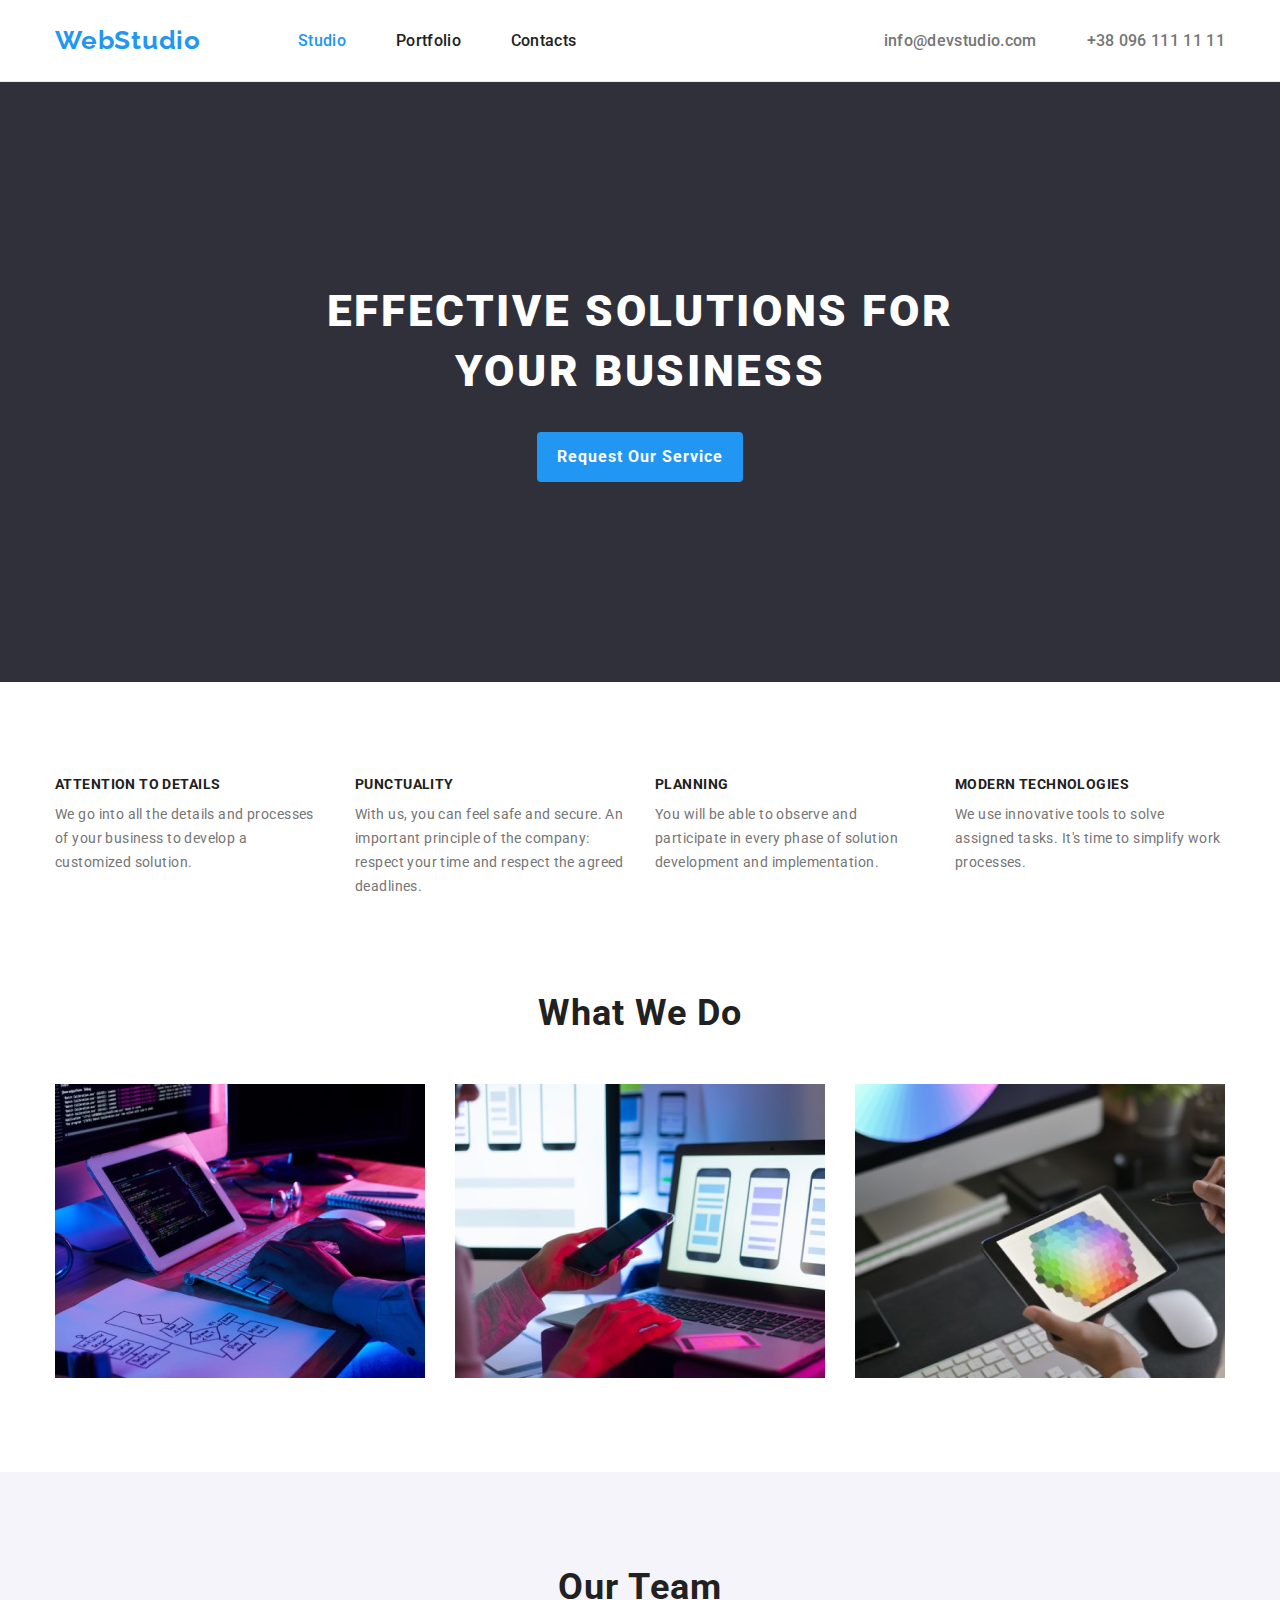
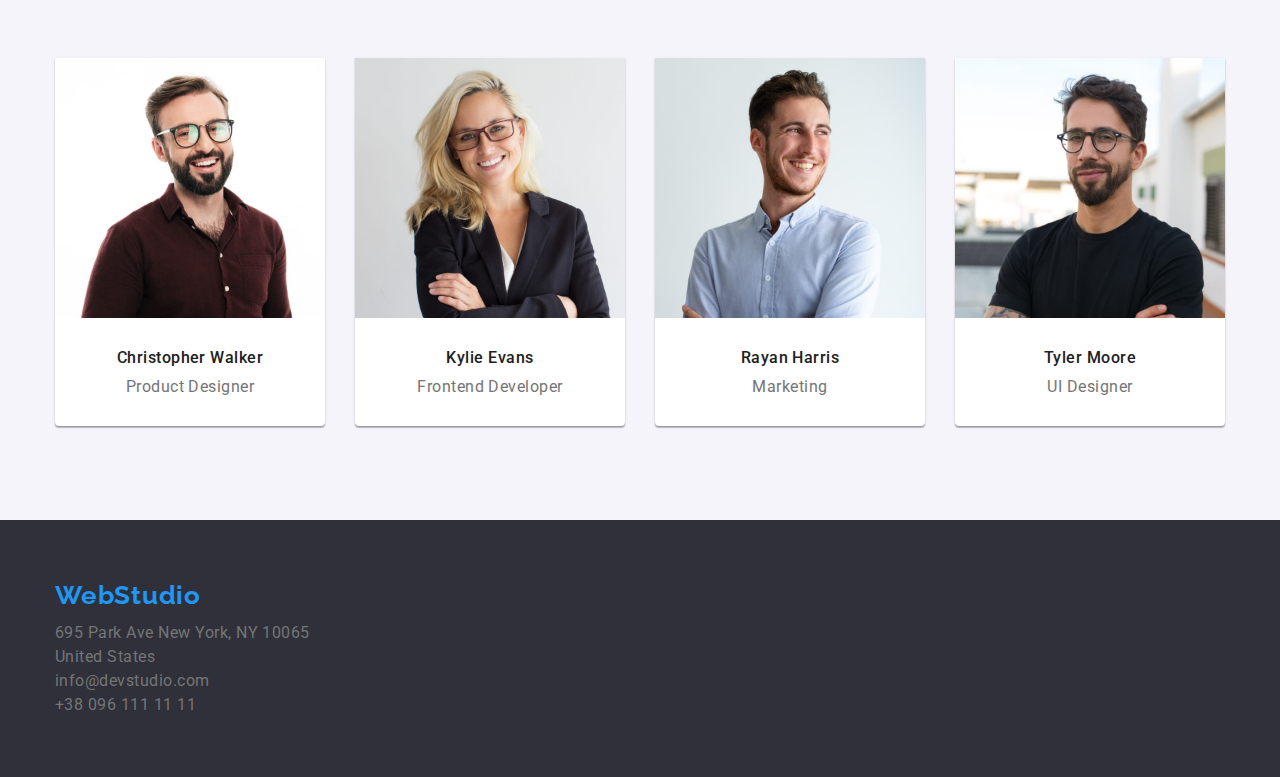
<file: index.html>
<!DOCTYPE html>
<html lang="en">

<head>
    <meta name="WebStudio" content="Effective Sollutions for your Business" />
    <meta charset="UTF-8" />
    <meta http-equiv="X-UA-Compatible" content="IE=edge" />
    <meta name="viewport" content="width=device-width, initial-scale=1.0" />
    <link rel="stylesheet" href="https://cdnjs.cloudflare.com/ajax/libs/modern-normalize/1.0.0/modern-normalize.min.css" />
    <link rel="preconnect" href="https://fonts.googleapis.com" />
    <link rel="preconnect" href="https://fonts.gstatic.com" crossorigin>
    <link href="https://fonts.googleapis.com/css2?family=Raleway:wght@700&family=Roboto:wght@400;500;700;900&display=swap"
        rel="stylesheet" />
    <link rel="stylesheet" href="./css/styles.css"/>
    <title>Effective Solutions for your Business</title>
</head>

<body>

    <header class="header">
        <div class="container nav-container">
            <nav class="navbar-list">
                <a  class="logo" 
                    href="index.html">WebStudio
                </a>
                <ul class="navbar list">
                    <li class="navbar-item"> 
                        <a class="navbar-contact-link current-link" 
                          href="./index.html">Studio
                        </a>
                    </li>
                    <li class="navbar-item"> 
                        <a class="navbar-contact-link" 
                          href="./portfolio.html">Portfolio
                        </a>
                    </li>
                    <li class="navbar-item"> 
                      <a class="navbar-contact-link" href="#">Contacts</a>
                    </li>
                </ul>
            </nav>

            <ul class="nav-contacts list">
                <li class="header-contact-item"> 
                  <a class="header-contact-link" 
                    href="mailto:info@devstudio.com">info@devstudio.com
                  </a>
                </li>
                <li class="header-contact-item">
                  <a class="header-contact-link" 
                    href="tel:+38 096 111 11 11"> +38 096 111 11 11
                  </a>
                </li>
            </ul>
        </div>
    </header>

    <main>
        <section class="hero section">
            <div class="container hero-container">
                <h1 class="hero-heading">Effective Solutions For <br>Your Business</h1>
                <button class="hero-button" type="button">Request Our Service</button>
            </div>
        </section>

        <section class="section">
            <div class="container group-container">
                <ul class="group-list list">
                    <li class="group-item">
                        <h3 class="group-heading">ATTENTION TO DETAILS</h3>
                        <p class="group-detail">We go into all the details and processes of your business to develop a customized solution.
                        </p>
                    </li>
                    <li class="group-item">
                        <h3 class="group-heading">PUNCTUALITY</h3>
                        <p class="group-detail">With us, you can feel safe and secure. An important principle of the company: respect your
                            time and respect the agreed
                            deadlines.</p>
                    </li>
                    <li class="group-item">
                        <h3 class="group-heading">PLANNING</h3>
                        <p class="group-detail">You will be able to observe and participate in every phase of solution development and
                            implementation.</p>
                    </li>
                    <li class="group-item">
                        <h3 class="group-heading">MODERN TECHNOLOGIES</h3>
                        <p class="group-detail">We use innovative tools to solve assigned tasks. It's time to simplify work processes.</p>
                    </li>
                </ul>
            </div>
        </section>

        <section class="section section-no-top-padding">
            <div class="container we-do-container">
                <h2 class="section-heading section-heading-do">What We Do</h2>
                <ul class="we-do-list list">
                  <li class="we-do-item">
                    <img src="./images/wwdo1.jpg"
                      alt="hands at keyboard with design tree and tablet" 
                      width="370" />
                  </li>
                  <li class="we-do-item">
                    <img src="./images/wwdo2.jpg"
                      alt="laptop with various design layouts on screen and hands holding smartphone"
                      width="370" />
                  </li>
                  <li class="we-do-item">
                    <img src="./images/wwdo3.jpg" 
                      alt="desk with hands holding tablet with color wheel displayed"
                      width="370" />
                  </li>
                </ul>
            </div>
        </section>

        <section class="section section-team">
            <div class="container team-container">
                <h2 class="section-heading section-heading-team">Our Team</h2>
                <ul class="team-list list">
                  <li class="team-item"> 
                      <img class="team-image" 
                        src=./images/product.jpg 
                        alt=" head shot of smiling employee looking stylish"
                        width="270" /> 
                      <h3 class="team-name">
                        Christopher Walker
                      </h3>
                      <p class="team-title">
                        Product Designer
                      </p>
                  </li>
                  <li class="team-item">
                      <img class="team-image" 
                        src="./images/frontend.jpg" 
                        alt=" head shot of smiling employee looking stylish"
                        width="270" />
                      <h3 class="team-name">
                        Kylie Evans
                      </h3>
                      <p class="team-title">
                        Frontend Developer
                      </p>
                  </li>
                  <li class="team-item">
                      <img class="team-image" 
                        src="./images/marketing.jpg" 
                        alt=" head shot of smiling employee looking stylish"
                        width="270" />
                      <h3 class="team-name">
                        Rayan Harris
                      </h3>
                      <p class="team-title">
                        Marketing
                      </p>
                  </li>
                  <li class="team-item">
                      <img class="team-image" 
                        src="./images/uidesign.jpg" 
                        alt=" head shot of smiling employee looking stylish"
                        width="270" />
                      <h3 class="team-name">
                        Tyler Moore
                      </h3>
                      <p class="team-title">
                         UI Designer
                      </p>
                  </li>
                </ul>
            </div>
        </section>
    </main>
    
    <footer class="footer">
        <div class="container footer-container">
            <a class="logo logo-footer" href="index.html">WebStudio
            </a>
            <address class="address">
                <ul class="list-address list">
                    <li>
                        <a class="footer-link" href="#">695 Park Ave New York, NY 10065<br>United States</a>
                    </li>
                    <li>
                        <a class="footer-link" href="mailto:info@devstudio.com">info@devstudio.com</a>
                    </li>
                    <li>
                        <a class="footer-link" href="tel:+38 096 111 11 11"> +38 096 111 11 11</a>
                    </li>
                </ul>
            </address>
        </div>
    </footer>

</body>

</html>
</file>
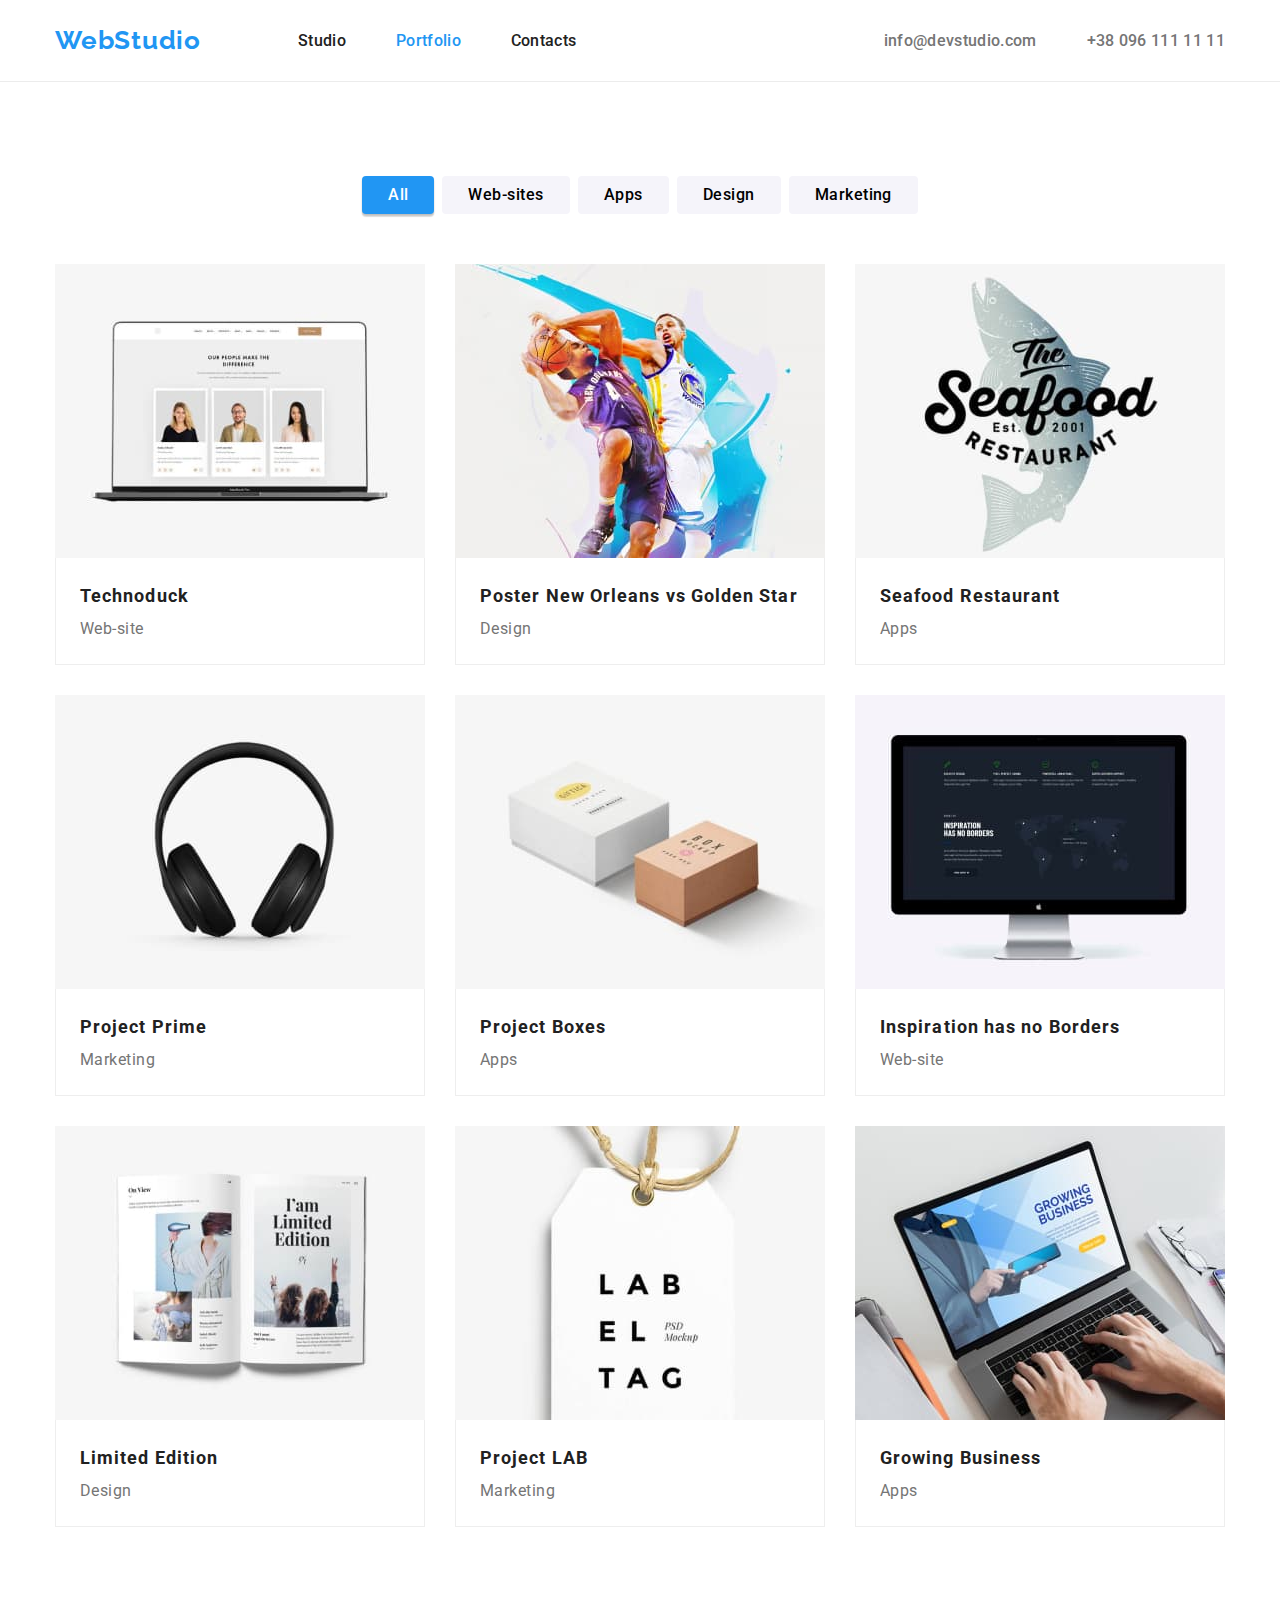
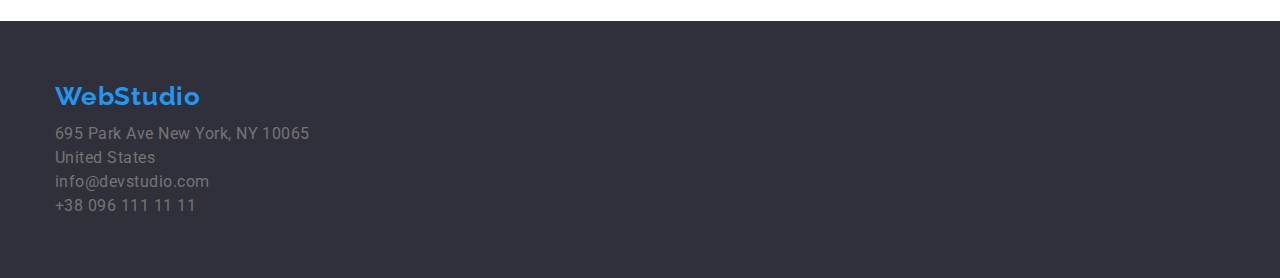
<file: portfolio.html>
<!DOCTYPE html>
<html lang="en">

<head>
    <meta name="WebStudio" content="Effective Sollutions for your Business" />
    <meta charset="UTF-8"/>
    <meta http-equiv="X-UA-Compatible" content="IE=edge" />
    <meta name="viewport" content="width=device-width, initial-scale=1.0"/>
    <link rel="stylesheet" href="https://cdnjs.cloudflare.com/ajax/libs/modern-normalize/1.0.0/modern-normalize.min.css" />
    <link rel="preconnect" href="https://fonts.googleapis.com"/>
    <link rel="preconnect" href="https://fonts.gstatic.com" crossorigin />
    <link href="https://fonts.googleapis.com/css2?family=Raleway:wght@700&family=Roboto:wght@400;500;700;900&display=swap"
        rel="stylesheet"/>
    <link rel="stylesheet" href="./css/styles.css"/>

    <title>Effective Solutions for your Business</title>
</head>

<body>

    <header class="header">
      <div class="container nav-container">
        <nav class="navbar-list">
          <a class="logo" href="index.html">WebStudio
          </a>
          <ul class="navbar list">
            <li class="navbar-item">
              <a class="navbar-contact-link" 
                href="./index.html">Studio
              </a>
            </li>
            <li class="navbar-item">
              <a class="navbar-contact-link current-link" 
                href="./portfolio.html">Portfolio
              </a>
            </li>
            <li class="navbar-item">
              <a class="navbar-contact-link" 
                href="#">Contacts
              </a>
            </li>
          </ul>
        </nav>
    
        <ul class="nav-contacts list">
          <li class="header-contact-item">
            <a class="header-contact-link" 
              href="mailto:info@devstudio.com">info@devstudio.com
            </a>
          </li>
          <li class="header-contact-item">
            <a class="header-contact-link" 
              href="tel:+38 096 111 11 11"> +38 096 111 11 11
            </a>
          </li>
        </ul>
      </div>
    </header>

    <main>

        <section class="section">
            <div class="container container-portfolio">
              <ul class="filters list">    
                <li class="filter-item">
                  <button class="filter-button filter-current" type="button">All</button>
                </li>
                <li class="filter-item">
                  <button class="filter-button" type="button">Web-sites</button>
                </li>
                <li class="filter-item">
                  <button class="filter-button" type="button">Apps</button>
                </li>
                <li class="filter-item">
                  <button class="filter-button" type="button">Design</button>
                </li>
                <li class="filter-item">
                  <button class="filter-button" type="button">Marketing</button>
                </li>
              </ul>

              <ul class="projects list">
                <li class="projects-item">
                  <img src="./images/technoduck.jpg"
                         alt=" an open laptop on a desk with staff pictures on the screen"
                         width="370"/>
                  <div class="footer-projects">
                    <h3 class="projects-heading">
                      Technoduck
                    </h3>
                    <p class="projects-filter">
                      Web-site
                    </p>
                  </div>
                </li>
                <li class="projects-item">
                  <img src="./images/postervs.jpg"
                         alt="Poster of two basketball players doing fancy moves with some fun colors"
                         width="370"/>
                  <div class="footer-projects">
                    <h3 class="projects-heading">
                      Poster New Orleans vs Golden Star
                    </h3>
                    <p class="projects-filter">
                      Design
                    </p>
                  </div>
                </li>
                <li class="projects-item">
                  <img src="./images/seafood.jpg"
                         alt="logo of fish with restaurant name layed over it"
                         width="370"/>
                  <div class="footer-projects">
                    <h3 class="projects-heading">
                      Seafood Restaurant
                    </h3>
                    <p class="projects-filter">
                      Apps
                    </p>
                  </div>
                </li>
                <li class="projects-item">
                  <img src="./images/pprime.jpg"
                         alt="image of full coverage all black headphones close up against an off-white background"
                         width="370"/>
                  <div class="footer-projects">       
                    <h3 class="projects-heading">
                      Project Prime
                    </h3>
                    <p class="projects-filter">
                      Marketing
                    </p>
                  </div>
                </li>
                <li class="projects-item">
                  <img src="./images/pboxes.jpg"
                         alt="two fancy packaging boxes on an off-white surface"
                         width="370"/>
                  <div class="footer-projects">
                    <h3 class="projects-heading">
                      Project Boxes
                    </h3>
                    <p class="projects-filter">
                      Apps
                    </p>
                  </div>
                </li>
                <li class="projects-item">
                  <img src="./images/inspiration.jpg"
                    alt="a desktop screen on a desk with an attractive website pulled up on screen"
                    width="370"/>
                  <div class="footer-projects">
                    <h3 class="projects-heading">
                      Inspiration has no Borders
                    </h3>
                    <p class="projects-filter">
                      Web-site
                    </p>
                  </div>
                </li>
                <li class="projects-item">
                  <img src="./images/limited.jpg"
                    alt="an open magazine on an off-white background open to an article with a beautiful layout"
                    width="370"/>
                  <div class="footer-projects">
                    <h3 class="projects-heading">
                      Limited Edition
                    </h3>
                    <p class="projects-filter">
                      Design
                    </p>
                  </div>
                </li>
                <li class="projects-item">
                  <img src="./images/plab.jpg"
                    alt="a close up mock up for a rectangular/hexagonal shaped label closeup"
                    width="370"/>
                  <div class="footer-projects">
                    <h3 class="projects-heading">
                      Project LAB
                    </h3>
                    <p class="projects-filter">
                      Marketing
                    </p>
                  </div>
                </li>
                <li class="projects-item">
                  <img src="./images/business.jpg"
                    alt="a laptop with hands typing and a stack of papers against a grey surface"
                    width="370"/>
                  <div class="footer-projects">
                    <h3 class="projects-heading">
                      Growing Business
                    </h3>
                    <p class="projects-filter">
                      Apps
                    </p>
                  </div>
                </li>
              </ul>
            </div>
        </section>

    </main>

    <footer class="footer">
      <div class="container footer-container">
        <a class="logo logo-footer" href="index.html">WebStudio
        </a>
        <address class="address">
          <ul class="list-address list">
            <li>
              <a class="footer-link" href="#">695 Park Ave New York, NY 10065<br>United States</a>
            </li>
            <li>
              <a class="footer-link" href="mailto:info@devstudio.com">info@devstudio.com</a>
            </li>
            <li>
              <a class="footer-link" href="tel:+38 096 111 11 11"> +38 096 111 11 11</a>
            </li>
          </ul>
        </address>
      </div>
    </footer>
    
    </body>
    
    </html>
</file>
<file: css/styles.css>
/* doc styles*/

ul{
  list-style-type: none;
}

a{
text-decoration: none;
color: var(--main-color);
}

:focus{
  outline: none;
}
/* hero hover button color   #188CE8  */

:root{
 --main-color: #212121;
 --sub-text-color:#757575;
 --sub-font-size: 16px;
 --main-background-color:#FFFFFF;
 --focus-hover-background-color: #2196F3;
 --focus-hover-color-button:#FFFFFF;
 --focus-hover-color-text:#2196F3;
}

body{
  font-family: Roboto, sans-serif;
  font-style: normal;
  font-size: 14px;
  color: var(--main-color);
  font-size: var(--main-font-size);
  background-color: var(--main-background-color);
}

/* default styles*/

h1,
h2,
h3,
h4,
h5,
h6,
p {
  margin: 0;
}

html {
  box-sizing: border-box;
}

*,
*::after,
*::before {
  box-sizing: inherit;
}

img {
  display: block;
  max-width: 100%;
  height: auto;
}

address {
  font-style: normal;
}

.link {
  text-decoration: none;
  color: inherit;
}

.list {
  list-style: none;
  padding: 0;
  margin: 0;
}
 /*specific styles*/

.container{
  width:1200px;
  margin: 0 auto;
  padding: 0 15px;
}

.section{
  padding-top:94px;
  padding-bottom:94px;
}

.header{
  border-bottom: 1px solid #ECECEC;
}

.nav-container{
  display: flex;
  align-items: center;
  justify-content: space-between;
}

.navbar-list{
  display: flex;
  align-items: center;
}

.navbar-item:not(:last-child){
margin-right: 50px;
}

.navbar{
  display:flex;
  margin-left: 97px;
}

.nav-contacts{
  display: flex;
}

.header-contact-item:not(:last-child) {
  margin-right: 50px;
}

.header-contact-item,
.navbar-item{
  display: block;
  padding: 32px 0 31px 0;
}

.logo{
  font-family: Raleway, sans-serif;
  font-size:  26px;
  font-weight: 700;
  color: #2196F3;
  line-height: 31px;
  letter-spacing: 0.03em;
}

.navbar-contact-link{
  font-weight: 500;
  line-height: 16px;
  letter-spacing: 0.02em;
}

.current-link,
.navbar-contact-link:focus, 
.header-contact-link:focus,
.navbar-contact-link:hover,
.header-contact-link:hover {
  color: var(--focus-hover-color-text);
}

.hero-button:focus{
  background-color: #188CE8;
}

.hero-button:hover {
  background-color: #188CE8;
}

.filter-button:focus,
.filter-button:hover {
  background-color:var(--focus-hover-background-color);
  box-shadow: 0px 3px 1px rgba(0, 0, 0, 0.1), 
  0px 1px 2px rgba(0, 0, 0, 0.08), 
  0px 2px 2px rgba(0, 0, 0, 0.12);
}

.footer-link:focus,
.filter-button:focus{
  color:var(--focus-hover-color-button);
}

.footer-link:hover,
.filter-button:hover{
  color: var(--focus-hover-color-button);
}

.header-contact-link{
  color: var(--sub-text-color);
  font-weight:500;
  line-height: 16px;
  letter-spacing: 0.02em;
}

.hero-container{
  display: flex;
  flex-direction: column;
  justify-content: center;
  align-items: center;
}

.hero{
  padding:200px 0;
  background-color: #2F303A;
}

.hero-heading{
  font-weight: 900;
  font-size: 44px;
  line-height: 136%;
  text-align: center;
  letter-spacing: 0.06em;
  text-transform: uppercase;
  color: #FFFFFF;
  margin-bottom:30px;
}

.hero-button{
  font-family: Roboto, sans-serif;
  background-color: #2196F3;
  color: #FFFFFF;
  font-weight: 700;
  line-height: 30px;
  display: flex;
  align-items: center;
  justify-content: center;
  padding: 10px 20px;
  letter-spacing: 0.06em;
  border-radius: 4px;
  border: none;
  cursor:pointer;
}

.group-list{
  display: flex;
}

.group-item:not(:last-child){
  margin-right: 30px;
}

.group-item{
  width: 270px
}

.group-heading{
  font-weight: 700;
  line-height: 16px;
  font-size: 14px;
  letter-spacing: 0.03em;
  text-transform: uppercase;
  margin-bottom:10px;
}

.group-detail{
    font-weight: 400;
    line-height: 24px;
    font-size: 14px;
    letter-spacing: 0.03em;
    color: var(--sub-text-color)
}

.we-do-container{
  display:flex;
  flex-direction: column;
}

.section-no-top-padding{
  padding-top: 0;
}

.we-do-list {
  display:flex;
  justify-content: center;
}

.we-do-item:not(:last-child){
  margin-right: 30px;
}

.section-heading{
  display: flex;
  justify-content: center;
  margin-bottom: 50px;
  font-weight: 700;
  font-size: 36px;
  line-height: 42px;
  text-align: center;
  letter-spacing: 0.03em;
}

.team-container{
  display: flex;
  flex-direction: column;
}

.section-heading-team,
.team-list{
  display:flex;
  justify-content: center;
  align-items: center;
}

.team-item:not(:last-child){
  margin-right: 30px;
}

.team-image{
  margin-bottom: 30px;
}

.team-item {
  display:flex;
  flex-direction: column;
  padding-bottom: 30px;
  background-color: var(--main-background-color);
  box-shadow: 0px 1px 3px rgba(0, 0, 0, 0.12), 
  0px 1px 1px rgba(0, 0, 0, 0.14), 
  0px 2px 1px rgba(0, 0, 0, 0.2);
  border-radius: 0px 0px 4px 4px;
}

.section-team{
  background-color: #F5F4FA;
}

.team-name{
  font-weight: 500;
  font-size: var(--sub-font-size);
  line-height: 19px;
  text-align: center;
  letter-spacing: 0.03em;
  margin-bottom: 10px;
}

.team-title{
  font-weight: 400;
  font-size: var(--sub-font-size);
  line-height: 19px;
  text-align: center;
  letter-spacing: 0.03em;
  color: var(--sub-text-color);
}

.filters{
  display: flex;
  justify-content: center;
  margin-bottom:50px;
}

.filter-item:not(:last-child){
  margin-right: 8px;
}

.projects{
  display: flex;
  flex-wrap: wrap;
  margin-left:-30px;
  margin-top:-30px;
  }
  
  .projects-item{
    margin-left: 30px;
    margin-top: 30px;
    background: #FFFFFF;
  }

 .footer-projects{
   display: flex;
   flex-direction: column;
   padding:20px 24px;
   border: 1px solid #EEEEEE;
   border-top:none;
 }

.filter-button{
  font-family: Roboto, sans-serif;
  background-color: #F5F4FA;
  padding: 6px 26px;
  border: none;
  cursor: pointer;
  border-radius: 4px;
  font-weight: 500;
  font-size: var(--sub-font-size);
  line-height: 26px;
  text-align: center;
  letter-spacing: 0.03em;
}

.filter-current{
  background-color: var(--focus-hover-background-color);
  color: var(--focus-hover-color-button);
  box-shadow: 0px 3px 1px rgba(0, 0, 0, 0.1), 
  0px 1px 2px rgba(0, 0, 0, 0.08), 
  0px 2px 2px rgba(0, 0, 0, 0.12);
}

.projects-heading{
  font-weight: 700;
  font-size: 18px;
  line-height: 36px;
  letter-spacing: 0.06em;
}

.projects-filter{
  font-weight: 400;
  font-size: var(--sub-font-size);
  line-height: 30px;
  letter-spacing: 0.03em;
  color: var(--sub-text-color);
}

.footer{
  background-color: #2F303A;
  padding: 60px 0;
}

.logo-footer{
  display:block;
  margin-bottom: 10px;

}

.footer-link{
  color: var(--sub-text-color);
  font-weight: 400;
  line-height: 24px;
   letter-spacing: 0.03em;
}
</file>
